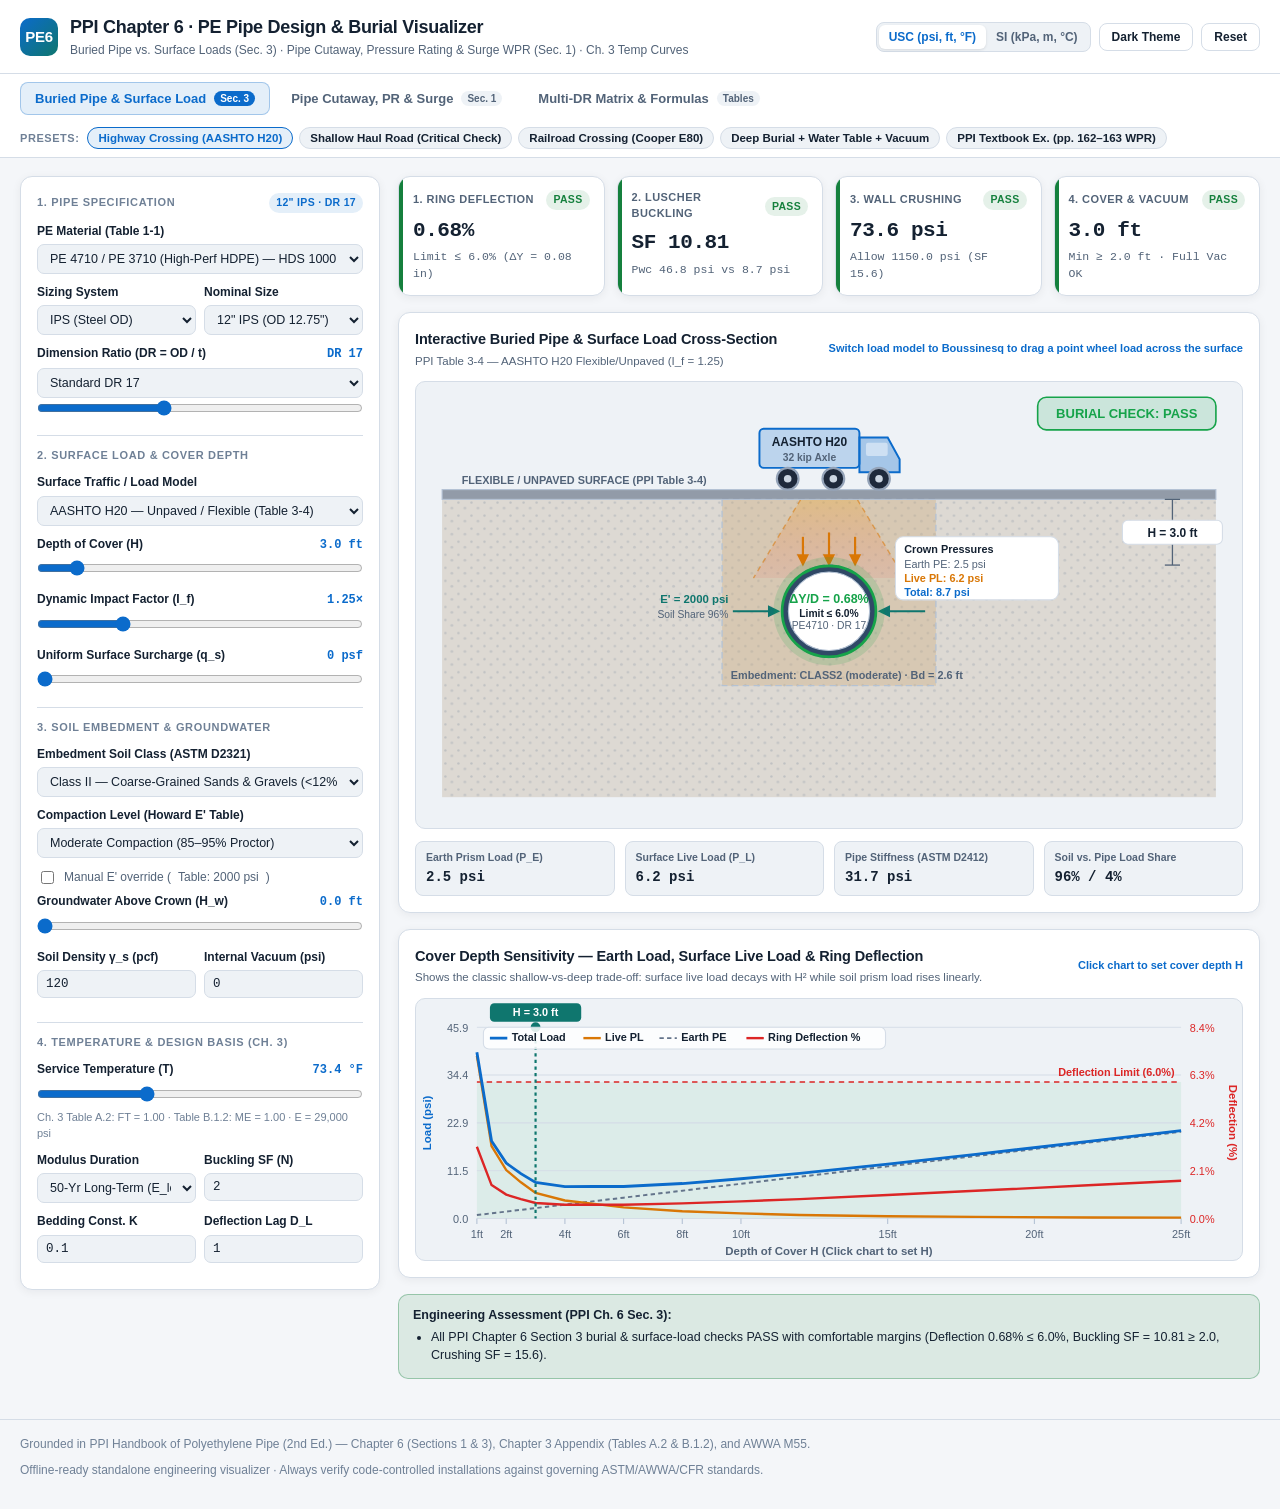
<file: index.html>
<!DOCTYPE html>
<html lang="en" data-theme="light">
<head>
  <meta charset="UTF-8">
  <meta name="viewport" content="width=device-width, initial-scale=1.0">
  <title>PPI Chapter 6 — Interactive PE Pipe Burial &amp; Pressure Visualizer</title>
  <meta name="description" content="Interactive engineering visualizer for PPI Handbook of Polyethylene Pipe Chapter 6: Buried Pipe Surface Load Check (Section 3), Pipe Cutaway, Pressure Rating, Water Hammer Surge &amp; WPR (Section 1), and Chapter 3 Temperature Curves.">
  <link rel="stylesheet" href="styles.css?v=1">
</head>
<body>
  <header class="app-header">
    <div class="header-inner">
      <div class="brand">
        <div class="brand-mark">PE6</div>
        <div>
          <h1>PPI Chapter 6 · PE Pipe Design &amp; Burial Visualizer</h1>
          <p class="brand-sub">Buried Pipe vs. Surface Loads (Sec. 3) · Pipe Cutaway, Pressure Rating &amp; Surge WPR (Sec. 1) · Ch. 3 Temp Curves</p>
        </div>
      </div>
      <div class="header-actions">
        <div class="segmented" role="group" aria-label="Unit system">
          <button type="button" id="btnUnitUSC" class="active" data-unit="USC">USC (psi, ft, °F)</button>
          <button type="button" id="btnUnitSI" data-unit="SI">SI (kPa, m, °C)</button>
        </div>
        <button type="button" id="btnThemeToggle" class="btn" aria-label="Toggle dark mode">Dark Theme</button>
        <button type="button" id="btnResetDefaults" class="btn">Reset</button>
      </div>
    </div>
  </header>

  <nav class="nav-bar" aria-label="Primary sections">
    <div class="nav-inner">
      <div class="tabs" role="tablist">
        <button type="button" class="tab-btn active" role="tab" aria-selected="true" data-tab="burial" id="tabBtnBurial">
          Buried Pipe &amp; Surface Load <span class="tab-pill">Sec. 3</span>
        </button>
        <button type="button" class="tab-btn" role="tab" aria-selected="false" data-tab="pressure" id="tabBtnPressure">
          Pipe Cutaway, PR &amp; Surge <span class="tab-pill">Sec. 1</span>
        </button>
        <button type="button" class="tab-btn" role="tab" aria-selected="false" data-tab="matrix" id="tabBtnMatrix">
          Multi-DR Matrix &amp; Formulas <span class="tab-pill">Tables</span>
        </button>
      </div>
      <div class="presets-strip" id="presetsStrip">
        <span class="presets-label">Presets:</span>
      </div>
    </div>
  </nav>

  <main class="app-main">
    <!-- ==================== TAB 1: SECTION 3 BURIAL & SURFACE LOAD ==================== -->
    <section id="pane-burial" class="tab-pane active">
      <div class="workbench-grid">
        <!-- Left Controls -->
        <aside class="card controls-panel">
          <div class="control-group">
            <h2 class="group-title">1. Pipe Specification <span class="badge info" id="lblPipeSummary">12" IPS DR 17</span></h2>
            <div class="field">
              <label class="field-label" for="inpMaterial">PE Material (Table 1-1)</label>
              <select id="inpMaterial"></select>
            </div>
            <div class="field-row">
              <div class="field">
                <label class="field-label" for="inpSizingSystem">Sizing System</label>
                <select id="inpSizingSystem">
                  <option value="IPS">IPS (Steel OD)</option>
                  <option value="DIPS">DIPS (Ductile Iron)</option>
                  <option value="CUSTOM">Custom OD</option>
                </select>
              </div>
              <div class="field" id="wrapNominalSize">
                <label class="field-label" for="inpNominalSize">Nominal Size</label>
                <select id="inpNominalSize"></select>
              </div>
              <div class="field" id="wrapCustomOd" style="display:none;">
                <label class="field-label" for="inpCustomOd">Custom OD (in)</label>
                <input type="number" id="inpCustomOd" min="1" max="120" step="0.125" value="12.75">
              </div>
            </div>
            <div class="field">
              <div class="field-label">
                <label for="inpDr">Dimension Ratio (DR = OD / t)</label>
                <span class="field-val" id="valDr">DR 17</span>
              </div>
              <select id="inpDrPreset"></select>
              <input type="range" id="inpDr" min="7.3" max="32.5" step="0.1" value="17">
            </div>
          </div>

          <div class="control-group">
            <h2 class="group-title">2. Surface Load &amp; Cover Depth</h2>
            <div class="field">
              <label class="field-label" for="inpLiveLoadType">Surface Traffic / Load Model</label>
              <select id="inpLiveLoadType">
                <option value="h20_flexible">AASHTO H20 — Unpaved / Flexible (Table 3-4)</option>
                <option value="h20_rigid">AASHTO H20 — 12" Rigid Pavement (Table 3-3)</option>
                <option value="cooper_e80">Cooper E80 — Railroad Crossing (PPI Ch. 6)</option>
                <option value="boussinesq">Custom Wheel Point Load (Boussinesq Eq.)</option>
                <option value="none">No Surface Traffic (Earth Prism Only)</option>
              </select>
            </div>

            <div class="field">
              <div class="field-label">
                <label for="inpCoverDepth">Depth of Cover (H)</label>
                <span class="field-val" id="valCoverDepth">3.0 ft</span>
              </div>
              <input type="range" id="inpCoverDepth" min="0.5" max="25" step="0.25" value="3.0">
            </div>

            <div id="wrapImpactFactor" class="field">
              <div class="field-label">
                <label for="inpImpactFactor">Dynamic Impact Factor (I_f)</label>
                <span class="field-val" id="valImpactFactor">1.25×</span>
              </div>
              <input type="range" id="inpImpactFactor" min="1.0" max="2.0" step="0.05" value="1.25">
            </div>

            <div id="wrapBoussinesq" style="display:none;">
              <div class="field-row">
                <div class="field">
                  <label class="field-label" for="inpWheelLoad">Wheel Load W (lb)</label>
                  <input type="number" id="inpWheelLoad" min="500" max="120000" step="500" value="16000">
                </div>
                <div class="field">
                  <div class="field-label">
                    <label for="inpWheelOffset">Offset r</label>
                    <span class="field-val" id="valWheelOffset">0.0 ft</span>
                  </div>
                  <input type="range" id="inpWheelOffset" min="-8" max="8" step="0.25" value="0">
                </div>
              </div>
            </div>

            <div class="field">
              <div class="field-label">
                <label for="inpSurcharge">Uniform Surface Surcharge (q_s)</label>
                <span class="field-val" id="valSurcharge">0 psf</span>
              </div>
              <input type="range" id="inpSurcharge" min="0" max="1000" step="25" value="0">
            </div>
          </div>

          <div class="control-group">
            <h2 class="group-title">3. Soil Embedment &amp; Groundwater</h2>
            <div class="field">
              <label class="field-label" for="inpSoilClass">Embedment Soil Class (ASTM D2321)</label>
              <select id="inpSoilClass"></select>
            </div>
            <div class="field">
              <label class="field-label" for="inpCompaction">Compaction Level (Howard E' Table)</label>
              <select id="inpCompaction"></select>
            </div>
            <label class="toggle-line">
              <input type="checkbox" id="chkOverrideEPrime">
              Manual E' override (<span id="lblEPrimeAuto">2000 psi</span>)
            </label>
            <div class="field" id="wrapManualEPrime" style="display:none;">
              <input type="number" id="inpManualEPrime" min="0" max="5000" step="50" value="2000">
            </div>

            <div class="field">
              <div class="field-label">
                <label for="inpWaterHeight">Groundwater Above Crown (H_w)</label>
                <span class="field-val" id="valWaterHeight">0.0 ft</span>
              </div>
              <input type="range" id="inpWaterHeight" min="0" max="25" step="0.5" value="0">
            </div>

            <div class="field-row">
              <div class="field">
                <label class="field-label" for="inpSoilWeight">Soil Density γ_s (pcf)</label>
                <input type="number" id="inpSoilWeight" min="80" max="150" step="5" value="120">
              </div>
              <div class="field">
                <label class="field-label" for="inpVacuum">Internal Vacuum (psi)</label>
                <input type="number" id="inpVacuum" min="0" max="14.7" step="0.5" value="0">
              </div>
            </div>
          </div>

          <div class="control-group">
            <h2 class="group-title">4. Temperature &amp; Design Basis (Ch. 3)</h2>
            <div class="field">
              <div class="field-label">
                <label for="inpTempF">Service Temperature (T)</label>
                <span class="field-val" id="valTempF">73.4 °F</span>
              </div>
              <input type="range" id="inpTempF" min="40" max="140" step="1" value="73.4">
              <div class="field-hint" id="lblTempFactorsHint">Ch. 3 Table A.2: FT = 1.00 · Table B.1.2: ME = 1.00</div>
            </div>
            <div class="field-row">
              <div class="field">
                <label class="field-label" for="inpLoadDuration">Modulus Duration</label>
                <select id="inpLoadDuration">
                  <option value="long_term">50-Yr Long-Term (E_long)</option>
                  <option value="short_term">Short-Term (E_short)</option>
                </select>
              </div>
              <div class="field">
                <label class="field-label" for="inpSafetyN">Buckling SF (N)</label>
                <input type="number" id="inpSafetyN" min="1.5" max="4.0" step="0.1" value="2.0">
              </div>
            </div>
            <div class="field-row">
              <div class="field">
                <label class="field-label" for="inpBeddingK">Bedding Const. K</label>
                <input type="number" id="inpBeddingK" min="0.083" max="0.11" step="0.005" value="0.10">
              </div>
              <div class="field">
                <label class="field-label" for="inpLagDL">Deflection Lag D_L</label>
                <input type="number" id="inpLagDL" min="1.0" max="1.75" step="0.05" value="1.0">
              </div>
            </div>
          </div>
        </aside>

        <!-- Right Visualizations -->
        <div class="viz-stack">
          <!-- 4 Mandatory Structural Check KPI Cards -->
          <div class="kpi-grid" id="burialKpiGrid">
            <div class="kpi-card" id="kpiDeflection">
              <div class="kpi-top">
                <span class="kpi-label">1. Ring Deflection</span>
                <span class="badge pass" id="badgeDeflection">PASS</span>
              </div>
              <div class="kpi-value" id="valKpiDeflection">0.59%</div>
              <div class="kpi-meta" id="metaKpiDeflection">Limit ≤ 6.0% (DR 17)</div>
            </div>

            <div class="kpi-card" id="kpiBuckling">
              <div class="kpi-top">
                <span class="kpi-label">2. Luscher Buckling</span>
                <span class="badge pass" id="badgeBuckling">PASS</span>
              </div>
              <div class="kpi-value" id="valKpiBuckling">SF 4.2</div>
              <div class="kpi-meta" id="metaKpiBuckling">Pwc = 22.1 psi vs 7.4 psi</div>
            </div>

            <div class="kpi-card" id="kpiCrushing">
              <div class="kpi-top">
                <span class="kpi-label">3. Wall Crushing</span>
                <span class="badge pass" id="badgeCrushing">PASS</span>
              </div>
              <div class="kpi-value" id="valKpiCrushing">63 psi</div>
              <div class="kpi-meta" id="metaKpiCrushing">Allow 1,150 psi (SF 18.2)</div>
            </div>

            <div class="kpi-card" id="kpiCover">
              <div class="kpi-top">
                <span class="kpi-label">4. Cover &amp; Vacuum</span>
                <span class="badge pass" id="badgeCover">PASS</span>
              </div>
              <div class="kpi-value" id="valKpiCover">3.0 ft</div>
              <div class="kpi-meta" id="metaKpiCover">Min ≥ 2.0 ft · Full Vac PASS</div>
            </div>
          </div>

          <!-- Interactive Trench & Surface Load SVG -->
          <div class="card">
            <div class="card-header">
              <div>
                <h2 class="card-title">Interactive Buried Pipe &amp; Surface Load Cross-Section</h2>
                <p class="card-sub" id="lblLiveLoadSource">PPI Table 3-4 — AASHTO H20 Flexible/Unpaved</p>
              </div>
              <span class="interactive-hint" id="lblBurialHint">Adjust sliders or switch to Boussinesq mode to drag wheel load</span>
            </div>
            <div class="svg-wrap" id="burialSceneContainer"></div>
            <div class="load-bar-strip" id="burialLoadStrip"></div>
          </div>

          <!-- Interactive Depth-of-Cover Sensitivity Chart -->
          <div class="card">
            <div class="card-header">
              <div>
                <h2 class="card-title">Cover Depth Sensitivity — Earth Load, Surface Live Load &amp; Ring Deflection</h2>
                <p class="card-sub">Shows the classic shallow-vs-deep trade-off: surface live load decays with H² while soil prism load rises linearly.</p>
              </div>
              <span class="interactive-hint">Click chart to set cover depth H</span>
            </div>
            <div class="svg-wrap" id="depthChartContainer"></div>
          </div>

          <!-- Engineering Advisories -->
          <div class="advisory-box" id="burialAdvisories"></div>
        </div>
      </div>
    </section>

    <!-- ==================== TAB 2: SECTION 1 PIPE CUTAWAY, PR & SURGE ==================== -->
    <section id="pane-pressure" class="tab-pane">
      <div class="workbench-grid">
        <aside class="card controls-panel">
          <div class="control-group">
            <h2 class="group-title">1. Pressure Rating Basis (Eq. 1-1 / 1-2)</h2>
            <div class="field">
              <label class="field-label" for="inpEnvironment">Fluid / Regulatory Environment (Table 1-2 &amp; pp. 160–161)</label>
              <select id="inpEnvironment"></select>
              <div class="field-hint" id="lblEnvNote"></div>
            </div>
            <div class="field-row">
              <div class="field">
                <label class="field-label" for="inpControlMode">Dimension Control</label>
                <select id="inpControlMode">
                  <option value="OD">OD-Controlled (DR, Eq. 1-1)</option>
                  <option value="ID">ID-Controlled (IDR, Eq. 1-2)</option>
                </select>
              </div>
              <div class="field" id="wrapCustomId" style="display:none;">
                <label class="field-label" for="inpCustomId">Controlled ID (in)</label>
                <input type="number" id="inpCustomId" min="0.5" max="72" step="0.25" value="10.0">
              </div>
              <div class="field">
                <label class="field-label" for="inpOpPressure">Operating Pressure (psig)</label>
                <input type="number" id="inpOpPressure" min="0" max="500" step="5" value="100">
              </div>
            </div>
          </div>

          <div class="control-group">
            <h2 class="group-title">2. Ch. 3 Temperature Overrides</h2>
            <div class="field">
              <div class="field-label">
                <label for="inpTempF2">Service Temperature (Synced)</label>
                <span class="field-val" id="valTempF2">73.4 °F</span>
              </div>
              <input type="range" id="inpTempF2" min="40" max="140" step="1" value="73.4">
            </div>
            <label class="toggle-line">
              <input type="checkbox" id="chkOverrideFt">
              Manual F_T override (Auto: <span id="lblFtAuto">1.00</span>)
            </label>
            <div class="field" id="wrapManualFt" style="display:none;">
              <input type="number" id="inpManualFt" min="0.2" max="1.2" step="0.01" value="1.00">
            </div>

            <label class="toggle-line">
              <input type="checkbox" id="chkOverrideEd">
              Manual E_d override (Auto: <span id="lblEdAuto">150,000 psi</span>)
            </label>
            <div class="field" id="wrapManualEd" style="display:none;">
              <input type="number" id="inpManualEd" min="30000" max="300000" step="5000" value="150000">
            </div>
          </div>

          <div class="control-group">
            <h2 class="group-title">3. Water Hammer / Surge (Eq. 1-5 to 1-7)</h2>
            <label class="toggle-line">
              <input type="checkbox" id="chkManualSurge">
              Direct Surge Pressure Input (pp. 162–163 WPR mode)
            </label>

            <div id="wrapVelocitySurge">
              <div class="field">
                <div class="field-label">
                  <label for="inpDvRec">Recurring Sudden ΔV</label>
                  <span class="field-val" id="valDvRec">1.5 fps</span>
                </div>
                <input type="range" id="inpDvRec" min="0" max="7" step="0.1" value="1.5">
              </div>
              <div class="field">
                <div class="field-label">
                  <label for="inpDvOcc">Occasional Sudden ΔV</label>
                  <span class="field-val" id="valDvOcc">4.0 fps</span>
                </div>
                <input type="range" id="inpDvOcc" min="0" max="8" step="0.1" value="4.0">
              </div>
            </div>

            <div id="wrapDirectSurge" style="display:none;">
              <div class="field-row">
                <div class="field">
                  <label class="field-label" for="inpPsRecManual">Recurring Ps (psi)</label>
                  <input type="number" id="inpPsRecManual" min="0" max="400" step="5" value="40">
                </div>
                <div class="field">
                  <label class="field-label" for="inpPsOccManual">Occasional Ps (psi)</label>
                  <input type="number" id="inpPsOccManual" min="0" max="500" step="5" value="150">
                </div>
              </div>
            </div>

            <div class="field-row">
              <div class="field">
                <label class="field-label" for="inpPipeLen">Pipeline Length L (ft)</label>
                <input type="number" id="inpPipeLen" min="50" max="50000" step="100" value="1500">
              </div>
              <div class="field">
                <label class="field-label" for="inpValveTime">Valve Closure Tc (s)</label>
                <input type="number" id="inpValveTime" min="0.1" max="60" step="0.1" value="2.0">
              </div>
            </div>
            <div class="field">
              <label class="field-label" for="inpKBulk">Fluid Bulk Modulus K_BULK (psi)</label>
              <input type="number" id="inpKBulk" min="50000" max="500000" step="10000" value="300000">
            </div>
          </div>

          <!-- Chapter 3 Temperature Curve Inspector -->
          <div class="control-group">
            <h2 class="group-title">4. Ch. 3 Temp Curves (Table A.2 &amp; B.1.2)</h2>
            <div class="svg-wrap" id="tempCurvesContainer"></div>
          </div>
        </aside>

        <div class="viz-stack">
          <div class="kpi-grid">
            <div class="kpi-card" id="kpiPR">
              <div class="kpi-top">
                <span class="kpi-label">Design PR (Eq. 1-1)</span>
                <span class="badge info" id="badgePR">RATED</span>
              </div>
              <div class="kpi-value" id="valKpiPR">125.0 psi</div>
              <div class="kpi-meta" id="metaKpiPR">HDS 1000 · FT 1.00 · AF 1.0</div>
            </div>

            <div class="kpi-card" id="kpiWPR">
              <div class="kpi-top">
                <span class="kpi-label">Working PR (WPR)</span>
                <span class="badge pass" id="badgeWPR">PASS</span>
              </div>
              <div class="kpi-value" id="valKpiWPR">125.0 psi</div>
              <div class="kpi-meta" id="metaKpiWPR">No surge derating</div>
            </div>

            <div class="kpi-card" id="kpiCelerity">
              <div class="kpi-top">
                <span class="kpi-label">Wave Celerity (a)</span>
                <span class="badge info" id="badgeCelerity">Eq. 1-5</span>
              </div>
              <div class="kpi-value" id="valKpiCelerity">837 fps</div>
              <div class="kpi-meta" id="metaKpiCelerity">Ps = 11.25 psi / fps</div>
            </div>

            <div class="kpi-card" id="kpiTcr">
              <div class="kpi-top">
                <span class="kpi-label">Critical Time (T_CR)</span>
                <span class="badge warn" id="badgeTcr">SUDDEN</span>
              </div>
              <div class="kpi-value" id="valKpiTcr">3.58 s</div>
              <div class="kpi-meta" id="metaKpiTcr">Tc 2.0s ≤ T_CR (Full Surge)</div>
            </div>
          </div>

          <!-- Pipe Cross-Section Cutaway + WPR Derating Gauge -->
          <div class="two-col-viz">
            <div class="card">
              <div class="card-header">
                <div>
                  <h2 class="card-title">Interactive Pipe Cross-Section Cutaway</h2>
                  <p class="card-sub">Scaled OD, Min Wall (t), +12% ASTM Tolerance Band, Avg ID &amp; Hoop Stress</p>
                </div>
              </div>
              <div class="svg-wrap" id="pipeCutawayContainer"></div>
            </div>

            <div class="card">
              <div class="card-header">
                <div>
                  <h2 class="card-title">WPR Derating &amp; Surge Ceiling Gauge</h2>
                  <p class="card-sub">Sustained ≤ PR · Recurring ≤ 1.5×PR · Occasional ≤ 2.0×PR</p>
                </div>
              </div>
              <div class="svg-wrap" id="wprGaugeContainer"></div>
            </div>
          </div>

          <!-- Figure 1-1 Interactive Surge Chart -->
          <div class="card">
            <div class="card-header">
              <div>
                <h2 class="card-title">Figure 1-1 · Sudden Velocity Change (ΔV) vs. Transient Surge Pressure (Ps)</h2>
                <p class="card-sub">Live reproduction of PPI Ch. 6 p. 165 using Eq. 1-5 &amp; Eq. 1-6 across all Standard Dimension Ratios (SDR 7.3–32.5).</p>
              </div>
            </div>
            <div class="svg-wrap" id="figure11Container"></div>
          </div>
        </div>
      </div>
    </section>

    <!-- ==================== TAB 3: MULTI-DR MATRIX & FORMULAS ==================== -->
    <section id="pane-matrix" class="tab-pane">
      <div class="viz-stack">
        <div class="card">
          <div class="card-header">
            <div>
              <h2 class="card-title">Standard Dimension Ratio (SDR) Comparison Matrix — Pressure, Surge &amp; Burial</h2>
              <p class="card-sub">Reconstructs PPI Tables 1-3 A/B (PR &amp; max surge ΔV allowances) combined with live Section 3 burial &amp; surface-load checks. Click any row to apply that DR.</p>
            </div>
            <span class="interactive-hint">Click any row to switch DR</span>
          </div>
          <div class="table-scroll">
            <table class="data-table" id="drMatrixTable">
              <thead>
                <tr>
                  <th>SDR</th>
                  <th>Min Wall t</th>
                  <th>Avg ID</th>
                  <th>Design PR</th>
                  <th>Working PR</th>
                  <th>Celerity a</th>
                  <th>Max ΔV (Rec)</th>
                  <th>Max ΔV (Occ)</th>
                  <th>Deflection</th>
                  <th>Buckling SF</th>
                  <th>Wall Stress</th>
                  <th>Status</th>
                </tr>
              </thead>
              <tbody id="drMatrixTbody"></tbody>
            </table>
          </div>
        </div>

        <div class="card">
          <div class="card-header">
            <div>
              <h2 class="card-title">Live Substituted PPI Chapter 6 Equations</h2>
              <p class="card-sub">All active values from the current engineering state substituted directly into the handbook formulas.</p>
            </div>
          </div>
          <div class="eq-grid" id="liveEquationsGrid"></div>
        </div>
      </div>
    </section>
  </main>

  <footer class="app-footer">
    <span>Grounded in PPI Handbook of Polyethylene Pipe (2nd Ed.) — Chapter 6 (Sections 1 &amp; 3), Chapter 3 Appendix (Tables A.2 &amp; B.1.2), and AWWA M55.</span>
    <span>Offline-ready standalone engineering visualizer · Always verify code-controlled installations against governing ASTM/AWWA/CFR standards.</span>
  </footer>

  <script src="engine.js?v=2"></script>
  <script src="visuals.js?v=2"></script>
  <script src="app.js?v=2"></script>
</body>
</html>
</file>
<file: styles.css>
:root {
  --bg: #f4f6f9;
  --bg-surface: #ffffff;
  --bg-surface-alt: #eef2f6;
  --border: #d5dde7;
  --border-strong: #b4c2d4;
  --text: #142131;
  --text-muted: #526378;
  --text-subtle: #6f8096;
  --accent: #0b6bcb;
  --accent-soft: rgba(11, 107, 203, 0.11);
  --accent-2: #0f766e;
  --pass: #15803d;
  --pass-bg: rgba(21, 128, 61, 0.11);
  --warn: #b45309;
  --warn-bg: rgba(180, 83, 9, 0.12);
  --fail: #b91c1c;
  --fail-bg: rgba(185, 28, 28, 0.11);
  --pipe-fill: rgba(30, 58, 95, 0.88);
  --pipe-tol: rgba(56, 189, 248, 0.35);
  --soil-native: rgba(161, 126, 86, 0.22);
  --soil-embed: rgba(202, 168, 118, 0.34);
  --water-fill: rgba(14, 165, 233, 0.18);
  --shadow: 0 2px 10px rgba(15, 23, 42, 0.06);
  --radius: 12px;
  --font-sans: "Inter", -apple-system, BlinkMacSystemFont, "Segoe UI", Roboto, sans-serif;
  --font-mono: "JetBrains Mono", "SFMono-Regular", Consolas, Menlo, monospace;
}

[data-theme="dark"] {
  --bg: #0c121b;
  --bg-surface: #131c29;
  --bg-surface-alt: #1a2536;
  --border: #253449;
  --border-strong: #374c69;
  --text: #e6eef8;
  --text-muted: #9eb0c7;
  --text-subtle: #788da8;
  --accent: #38bdf8;
  --accent-soft: rgba(56, 189, 248, 0.15);
  --accent-2: #2dd4bf;
  --pass: #4ade80;
  --pass-bg: rgba(74, 222, 128, 0.14);
  --warn: #fbbf24;
  --warn-bg: rgba(251, 191, 36, 0.15);
  --fail: #f87171;
  --fail-bg: rgba(248, 113, 113, 0.16);
  --pipe-fill: rgba(56, 189, 248, 0.35);
  --pipe-tol: rgba(45, 212, 191, 0.32);
  --soil-native: rgba(180, 140, 96, 0.16);
  --soil-embed: rgba(212, 175, 115, 0.22);
  --water-fill: rgba(56, 189, 248, 0.18);
  --shadow: 0 4px 18px rgba(0, 0, 0, 0.35);
}

*, *::before, *::after {
  box-sizing: border-box;
}

html, body {
  margin: 0;
  padding: 0;
  background: var(--bg);
  color: var(--text);
  font-family: var(--font-sans);
  font-size: 14px;
  line-height: 1.45;
  -webkit-font-smoothing: antialiased;
}

.app-header {
  background: var(--bg-surface);
  border-bottom: 1px solid var(--border);
  padding: 14px 20px;
}

.header-inner {
  max-width: 1440px;
  margin: 0 auto;
  display: flex;
  align-items: center;
  justify-content: space-between;
  gap: 16px;
  flex-wrap: wrap;
}

.brand {
  display: flex;
  align-items: center;
  gap: 12px;
  min-width: 0;
}

.brand-mark {
  width: 38px;
  height: 38px;
  border-radius: 10px;
  background: linear-gradient(135deg, #0b6bcb, #0f766e);
  color: #fff;
  display: grid;
  place-items: center;
  font-weight: 800;
  font-size: 15px;
  letter-spacing: -0.02em;
  flex-shrink: 0;
}

.brand h1 {
  margin: 0;
  font-size: 18px;
  font-weight: 700;
  letter-spacing: -0.015em;
}

.brand-sub {
  margin: 2px 0 0;
  color: var(--text-muted);
  font-size: 12px;
}

.header-actions {
  display: flex;
  align-items: center;
  gap: 8px;
  flex-wrap: wrap;
}

.segmented {
  display: inline-flex;
  background: var(--bg-surface-alt);
  border: 1px solid var(--border);
  border-radius: 8px;
  padding: 2px;
}

.segmented button {
  border: 0;
  background: transparent;
  color: var(--text-muted);
  padding: 5px 10px;
  border-radius: 6px;
  font-size: 12px;
  font-weight: 600;
  cursor: pointer;
}

.segmented button.active {
  background: var(--bg-surface);
  color: var(--accent);
  box-shadow: 0 1px 3px rgba(0, 0, 0, 0.1);
}

.btn {
  border: 1px solid var(--border);
  background: var(--bg-surface);
  color: var(--text);
  border-radius: 8px;
  padding: 6px 12px;
  font-size: 12px;
  font-weight: 600;
  cursor: pointer;
  display: inline-flex;
  align-items: center;
  gap: 6px;
  transition: border-color 0.15s, background 0.15s;
}

.btn:hover {
  border-color: var(--accent);
  color: var(--accent);
}

.nav-bar {
  position: sticky;
  top: 0;
  z-index: 30;
  background: var(--bg-surface);
  border-bottom: 1px solid var(--border);
  padding: 8px 20px;
}

.nav-inner {
  max-width: 1440px;
  margin: 0 auto;
  display: flex;
  align-items: center;
  justify-content: space-between;
  gap: 12px;
  flex-wrap: wrap;
}

.tabs {
  display: flex;
  gap: 6px;
  flex-wrap: wrap;
}

.tab-btn {
  border: 1px solid transparent;
  background: transparent;
  color: var(--text-muted);
  padding: 8px 14px;
  border-radius: 8px;
  font-size: 13px;
  font-weight: 600;
  cursor: pointer;
  display: inline-flex;
  align-items: center;
  gap: 8px;
}

.tab-btn:hover {
  background: var(--bg-surface-alt);
  color: var(--text);
}

.tab-btn.active {
  background: var(--accent-soft);
  color: var(--accent);
  border-color: rgba(11, 107, 203, 0.3);
}

.tab-pill {
  font-size: 10px;
  font-weight: 700;
  padding: 2px 6px;
  border-radius: 99px;
  background: var(--bg-surface-alt);
  color: var(--text-muted);
}

.tab-btn.active .tab-pill {
  background: var(--accent);
  color: #fff;
}

.presets-strip {
  display: flex;
  align-items: center;
  gap: 6px;
  flex-wrap: wrap;
}

.presets-label {
  font-size: 11px;
  font-weight: 700;
  text-transform: uppercase;
  letter-spacing: 0.05em;
  color: var(--text-subtle);
  margin-right: 2px;
}

.preset-btn {
  border: 1px solid var(--border);
  background: var(--bg-surface-alt);
  color: var(--text);
  border-radius: 99px;
  padding: 4px 10px;
  font-size: 11.5px;
  font-weight: 600;
  cursor: pointer;
  transition: all 0.15s;
}

.preset-btn:hover, .preset-btn.active {
  border-color: var(--accent);
  background: var(--accent-soft);
  color: var(--accent);
}

.app-main {
  max-width: 1440px;
  margin: 0 auto;
  padding: 18px 20px 40px;
}

.tab-pane {
  display: none;
}

.tab-pane.active {
  display: block;
}

.workbench-grid {
  display: grid;
  grid-template-columns: 360px minmax(0, 1fr);
  gap: 18px;
  align-items: start;
}

.workbench-grid > *,
.viz-stack > *,
.kpi-grid > *,
.two-col-viz > * {
  min-width: 0;
}

.card {
  background: var(--bg-surface);
  border: 1px solid var(--border);
  border-radius: var(--radius);
  box-shadow: var(--shadow);
  padding: 16px;
}

.card-header {
  display: flex;
  align-items: center;
  justify-content: space-between;
  gap: 10px;
  margin-bottom: 12px;
  flex-wrap: wrap;
}

.card-title {
  margin: 0;
  font-size: 14.5px;
  font-weight: 700;
  letter-spacing: -0.01em;
}

.card-sub {
  margin: 2px 0 0;
  font-size: 11.5px;
  color: var(--text-muted);
}

.controls-panel {
  display: flex;
  flex-direction: column;
  gap: 14px;
}

.control-group {
  border-top: 1px solid var(--border);
  padding-top: 12px;
}

.control-group:first-child {
  border-top: 0;
  padding-top: 0;
}

.group-title {
  font-size: 11px;
  font-weight: 700;
  text-transform: uppercase;
  letter-spacing: 0.06em;
  color: var(--text-subtle);
  margin: 0 0 10px;
  display: flex;
  align-items: center;
  justify-content: space-between;
}

.field {
  margin-bottom: 10px;
}

.field:last-child {
  margin-bottom: 0;
}

.field-label {
  display: flex;
  justify-content: space-between;
  align-items: baseline;
  gap: 8px;
  font-size: 12px;
  font-weight: 600;
  color: var(--text);
  margin-bottom: 4px;
}

.field-val {
  font-family: var(--font-mono);
  font-size: 12px;
  font-weight: 700;
  color: var(--accent);
}

.field-hint {
  font-size: 11px;
  color: var(--text-subtle);
  margin-top: 3px;
}

.field-row {
  display: grid;
  grid-template-columns: repeat(2, minmax(0, 1fr));
  gap: 8px;
}

input[type="number"],
select {
  width: 100%;
  padding: 6px 8px;
  border: 1px solid var(--border);
  border-radius: 7px;
  background: var(--bg-surface-alt);
  color: var(--text);
  font-family: var(--font-sans);
  font-size: 12.5px;
}

input[type="number"] {
  font-family: var(--font-mono);
}

input[type="range"] {
  width: 100%;
  accent-color: var(--accent);
  cursor: pointer;
  margin: 2px 0;
}

.toggle-line {
  display: flex;
  align-items: center;
  gap: 7px;
  font-size: 12px;
  color: var(--text-muted);
  cursor: pointer;
  margin: 6px 0;
}

.toggle-line input {
  accent-color: var(--accent);
}

.viz-stack {
  display: flex;
  flex-direction: column;
  gap: 16px;
}

.kpi-grid {
  display: grid;
  grid-template-columns: repeat(4, minmax(0, 1fr));
  gap: 12px;
}

.kpi-card {
  background: var(--bg-surface);
  border: 1px solid var(--border);
  border-radius: var(--radius);
  padding: 13px 14px;
  box-shadow: var(--shadow);
  position: relative;
  overflow: hidden;
}

.kpi-card::before {
  content: "";
  position: absolute;
  left: 0;
  top: 0;
  bottom: 0;
  width: 4px;
  background: var(--accent);
}

.kpi-card.pass::before { background: var(--pass); }
.kpi-card.warn::before { background: var(--warn); }
.kpi-card.fail::before { background: var(--fail); }

.kpi-top {
  display: flex;
  justify-content: space-between;
  align-items: center;
  gap: 6px;
}

.kpi-label {
  font-size: 11px;
  font-weight: 700;
  text-transform: uppercase;
  letter-spacing: 0.04em;
  color: var(--text-muted);
}

.badge {
  font-size: 10.5px;
  font-weight: 800;
  padding: 2px 7px;
  border-radius: 99px;
  letter-spacing: 0.03em;
  white-space: nowrap;
}

.badge.pass { background: var(--pass-bg); color: var(--pass); }
.badge.warn { background: var(--warn-bg); color: var(--warn); }
.badge.fail { background: var(--fail-bg); color: var(--fail); }
.badge.info { background: var(--accent-soft); color: var(--accent); }

.kpi-value {
  font-family: var(--font-mono);
  font-size: 21px;
  font-weight: 800;
  margin: 6px 0 3px;
  letter-spacing: -0.02em;
}

.kpi-meta {
  font-size: 11.5px;
  color: var(--text-muted);
  font-family: var(--font-mono);
}

.svg-wrap {
  width: 100%;
  overflow: hidden;
  border-radius: 10px;
  background: var(--bg-surface-alt);
  border: 1px solid var(--border);
}

.svg-wrap svg {
  display: block;
  width: 100%;
  height: auto;
}

.two-col-viz {
  display: grid;
  grid-template-columns: repeat(2, minmax(0, 1fr));
  gap: 16px;
}

.advisory-box {
  border-radius: 10px;
  padding: 11px 14px;
  font-size: 12.5px;
  border: 1px solid var(--border);
  background: var(--bg-surface-alt);
}

.advisory-box.pass {
  border-color: rgba(21, 128, 61, 0.35);
  background: var(--pass-bg);
}

.advisory-box.fail {
  border-color: rgba(185, 28, 28, 0.38);
  background: var(--fail-bg);
}

.advisory-box ul {
  margin: 4px 0 0;
  padding-left: 18px;
}

.advisory-box li {
  margin: 3px 0;
}

.load-bar-strip {
  display: grid;
  grid-template-columns: repeat(4, minmax(0, 1fr));
  gap: 10px;
  margin-top: 12px;
}

.mini-stat {
  background: var(--bg-surface-alt);
  border: 1px solid var(--border);
  border-radius: 8px;
  padding: 8px 10px;
}

.mini-stat-label {
  font-size: 10.5px;
  color: var(--text-muted);
  font-weight: 600;
}

.mini-stat-val {
  font-family: var(--font-mono);
  font-size: 14px;
  font-weight: 700;
  margin-top: 2px;
}

.table-scroll {
  width: 100%;
  overflow-x: auto;
}

table.data-table {
  width: 100%;
  border-collapse: collapse;
  font-size: 12.5px;
}

table.data-table th,
table.data-table td {
  padding: 8px 10px;
  border-bottom: 1px solid var(--border);
  text-align: right;
  white-space: nowrap;
}

table.data-table th:first-child,
table.data-table td:first-child {
  text-align: left;
}

table.data-table th {
  font-size: 11px;
  text-transform: uppercase;
  letter-spacing: 0.04em;
  color: var(--text-muted);
  background: var(--bg-surface-alt);
  font-weight: 700;
}

table.data-table td {
  font-family: var(--font-mono);
}

table.data-table tr.clickable-row {
  cursor: pointer;
}

table.data-table tr.clickable-row:hover {
  background: var(--accent-soft);
}

table.data-table tr.active-dr {
  background: var(--accent-soft);
  font-weight: 700;
}

.eq-grid {
  display: grid;
  grid-template-columns: repeat(2, minmax(0, 1fr));
  gap: 12px;
}

.eq-card {
  background: var(--bg-surface-alt);
  border: 1px solid var(--border);
  border-radius: 9px;
  padding: 12px;
}

.eq-card h4 {
  margin: 0 0 6px;
  font-size: 12.5px;
  color: var(--accent);
}

.eq-formula {
  font-family: var(--font-mono);
  font-size: 12px;
  padding: 6px 8px;
  background: var(--bg-surface);
  border: 1px solid var(--border);
  border-radius: 6px;
  margin-bottom: 6px;
  overflow-x: auto;
}

.eq-sub {
  font-family: var(--font-mono);
  font-size: 11.5px;
  color: var(--text-muted);
}

.interactive-hint {
  font-size: 11px;
  color: var(--accent);
  font-weight: 600;
}

.app-footer {
  max-width: 1440px;
  margin: 0 auto;
  padding: 16px 20px 30px;
  border-top: 1px solid var(--border);
  color: var(--text-subtle);
  font-size: 12px;
  display: flex;
  justify-content: space-between;
  flex-wrap: wrap;
  gap: 8px;
}

@media (max-width: 1120px) {
  .workbench-grid {
    grid-template-columns: 1fr;
  }
  .kpi-grid {
    grid-template-columns: repeat(2, minmax(0, 1fr));
  }
  .two-col-viz,
  .eq-grid {
    grid-template-columns: 1fr;
  }
}

@media (max-width: 640px) {
  .kpi-grid,
  .load-bar-strip {
    grid-template-columns: 1fr;
  }
  .app-main {
    padding: 12px;
  }
}
</file>
